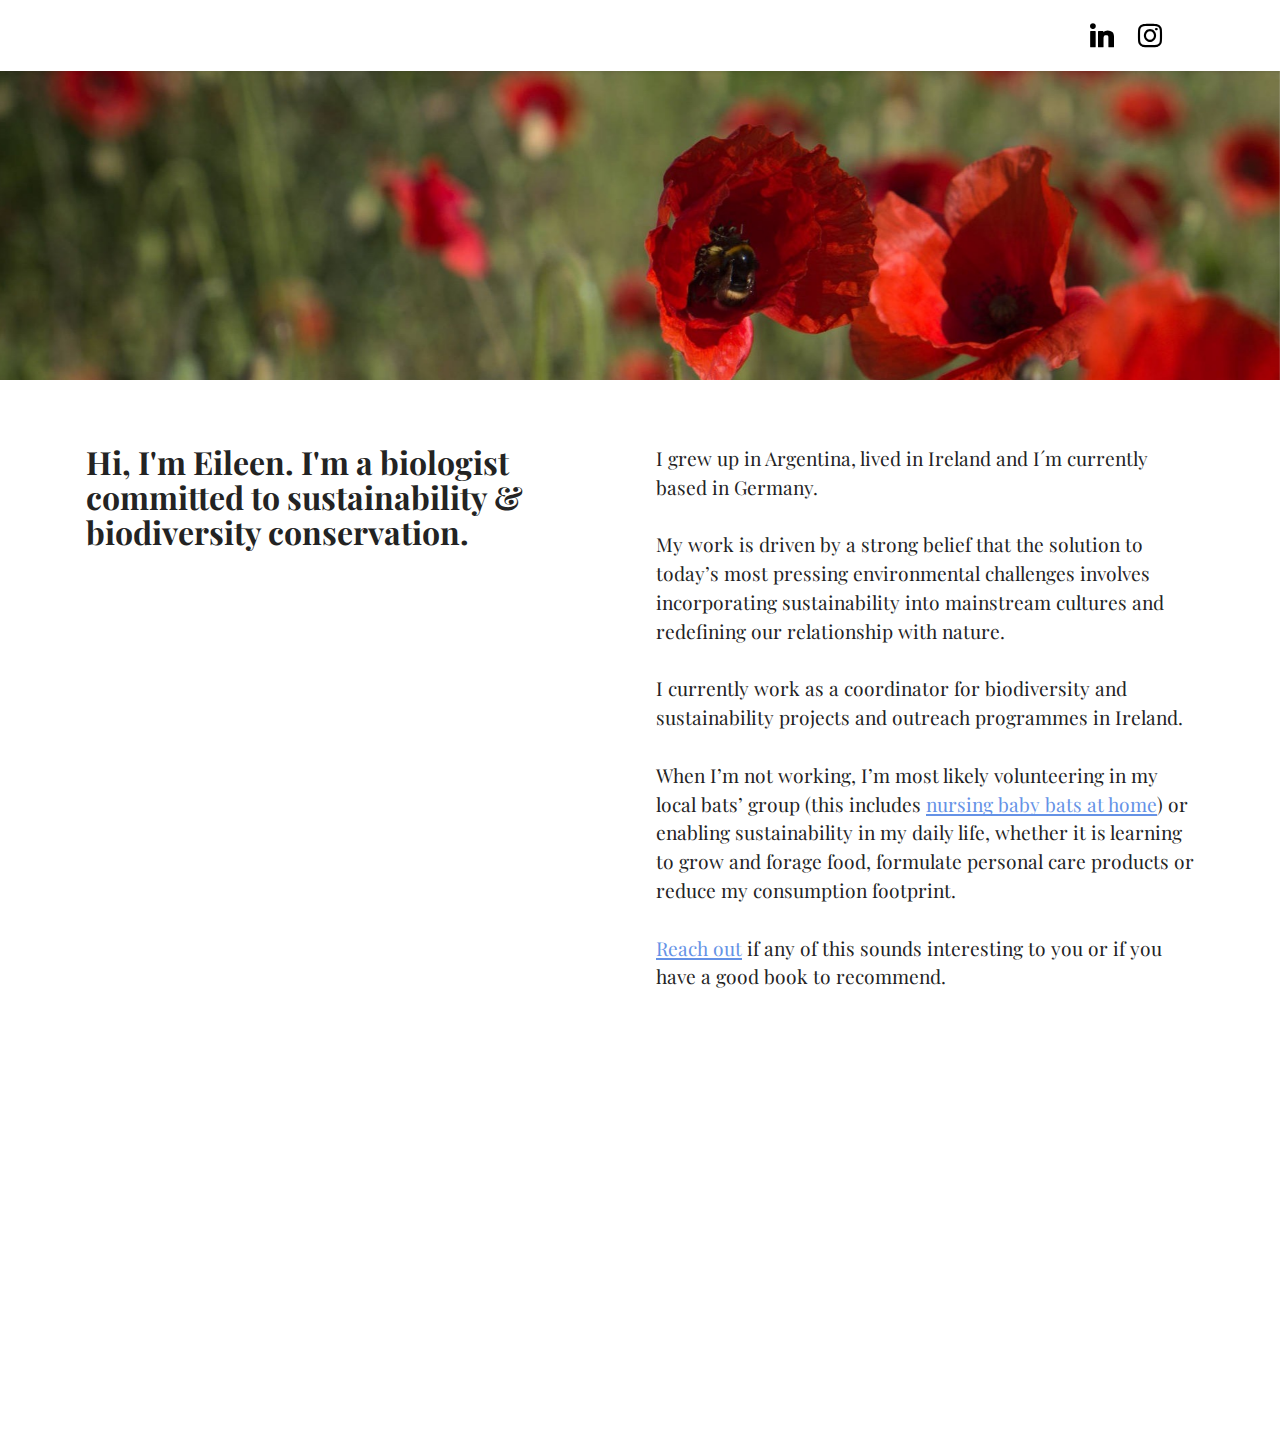
<file: index.html>
<!DOCTYPE html>
<html  >
<head>
  <!-- Site made with Mobirise Website Builder v5.6.13, https://mobirise.com -->
  <meta charset="UTF-8">
  <meta http-equiv="X-UA-Compatible" content="IE=edge">
  <meta name="generator" content="Mobirise v5.6.13, mobirise.com">
  <meta name="twitter:card" content="summary_large_image"/>
  <meta name="twitter:image:src" content="">
  <meta property="og:image" content="">
  <meta name="twitter:title" content="Eileen Elli Ronayne | Sustainability & Biodiversity Conservation">
  <meta name="viewport" content="width=device-width, initial-scale=1, minimum-scale=1">
  <link rel="shortcut icon" href="assets/images/favicon-128x128.png" type="image/x-icon">
  <meta name="description" content="Hi, I'm Eileen. I'm a biologist committed to 
sustainability & biodiversity conservation.">
  
  
  <title>Eileen Elli Ronayne | Sustainability & Biodiversity Conservation</title>
  <link rel="stylesheet" href="assets/bootstrap/css/bootstrap.min.css">
  <link rel="stylesheet" href="assets/bootstrap/css/bootstrap-grid.min.css">
  <link rel="stylesheet" href="assets/bootstrap/css/bootstrap-reboot.min.css">
  <link rel="stylesheet" href="assets/parallax/jarallax.css">
  <link rel="stylesheet" href="assets/animatecss/animate.css">
  <link rel="stylesheet" href="assets/dropdown/css/style.css">
  <link rel="stylesheet" href="assets/socicon/css/styles.css">
  <link rel="stylesheet" href="assets/theme/css/style.css">
  <link rel="preload" href="https://fonts.googleapis.com/css?family=Playfair+Display:400,500,600,700,800,900,400i,500i,600i,700i,800i,900i&display=swap" as="style" onload="this.onload=null;this.rel='stylesheet'">
  <noscript><link rel="stylesheet" href="https://fonts.googleapis.com/css?family=Playfair+Display:400,500,600,700,800,900,400i,500i,600i,700i,800i,900i&display=swap"></noscript>
  <link rel="preload" href="https://fonts.googleapis.com/css?family=Jost:100,200,300,400,500,600,700,800,900,100i,200i,300i,400i,500i,600i,700i,800i,900i&display=swap" as="style" onload="this.onload=null;this.rel='stylesheet'">
  <noscript><link rel="stylesheet" href="https://fonts.googleapis.com/css?family=Jost:100,200,300,400,500,600,700,800,900,100i,200i,300i,400i,500i,600i,700i,800i,900i&display=swap"></noscript>
  <link rel="preload" as="style" href="assets/mobirise/css/mbr-additional.css"><link rel="stylesheet" href="assets/mobirise/css/mbr-additional.css" type="text/css">
  
  
  
  
</head>
<body>
  
  <section data-bs-version="5.1" class="menu menu1 cid-sxbEd3CCxi" once="menu" id="menu1-k">
    

    <nav class="navbar navbar-dropdown navbar-fixed-top navbar-expand-lg">
        <div class="container">
            <div class="navbar-brand">
                
                
            </div>
            <button class="navbar-toggler" type="button" data-toggle="collapse" data-bs-toggle="collapse" data-target="#navbarSupportedContent" data-bs-target="#navbarSupportedContent" aria-controls="navbarNavAltMarkup" aria-expanded="false" aria-label="Toggle navigation">
                <div class="hamburger">
                    <span></span>
                    <span></span>
                    <span></span>
                    <span></span>
                </div>
            </button>
            <div class="collapse navbar-collapse" id="navbarSupportedContent">
                
                <div class="icons-menu">
                    <a class="iconfont-wrapper" href="https://www.linkedin.com/in/eileenellironayne/" target="_blank">
                        <span class="p-2 mbr-iconfont socicon-linkedin socicon"></span>
                    </a>
                    <a class="iconfont-wrapper" href="https://www.instagram.com/ellironayne/" target="_blank">
                        <span class="p-2 mbr-iconfont socicon-instagram socicon"></span>
                    </a>
                    
                    
                </div>
                
            </div>
        </div>
    </nav>
</section>

<section data-bs-version="5.1" class="header10 cid-sxbIAw6ewG mbr-parallax-background" id="header10-o">

    

    

    <div class="align-center container-fluid">
        <div class="row justify-content-center">
            <div class="col-md-12 col-lg-9">
                
                
                
                
            </div>
        </div>
    </div>
</section>

<section data-bs-version="5.1" class="content10 cid-tTHlMZ8Gls" id="content10-14">
    
    <div class="container">
        <div class="row justify-content-center">
            <div class="col-12 col-md">
                <h5 class="mbr-section-title mbr-fonts-style mb-4 display-2"><strong>Hi, I'm Eileen. I'm a biologist committed to sustainability &amp; biodiversity conservation.</strong></h5>
                
            </div>
            <div class="col-md-12 col-lg-6">
                <p class="mbr-text mbr-fonts-style display-7">I grew up in Argentina, lived in Ireland and I´m currently based in Germany.
<br>
<br>My work is driven by a strong belief that the solution to today’s most pressing environmental challenges involves incorporating sustainability into mainstream cultures and redefining our relationship with nature.
<br>
<br>I currently work as a coordinator for biodiversity and sustainability projects and outreach programmes in Ireland. 
<br>
<br>When I’m not working, I’m most likely volunteering in my local bats’ group (this includes <a href="https://www.youtube.com/watch?v=F8usQKUubBY&t=132s" class="text-primary" target="_blank">nursing baby bats at home</a>) or enabling sustainability in my daily life, whether it is learning to grow and forage food, formulate personal care products or reduce my consumption footprint.
<br>
<br><a href="mailto:eileenellironayne@protonmail.com" class="text-primary">Reach out</a> if any of this sounds interesting to you or if you have a good book to recommend.&nbsp;&nbsp;</p>
            </div>
        </div>
    </div>
</section>

<section data-bs-version="5.1" class="image3 cid-sxbR7CQ4Fn" id="image3-w">
    

    

    <div class="container">
        <div class="row justify-content-center">
            <div class="col-12 col-lg-7">
                <div class="image-wrapper">
                    <img src="assets/images/584ab2a4e583a46e8c837a32-1836x424.png" alt="Mobirise">
                    
                </div>
            </div>
        </div>
    </div>
</section><section class="display-7" style="padding: 0;align-items: center;justify-content: center;flex-wrap: wrap;    align-content: center;display: flex;position: relative;height: 4rem;"><a href="https://mobiri.se/2469163" style="flex: 1 1;height: 4rem;position: absolute;width: 100%;z-index: 1;"><img alt="" style="height: 4rem;" src="[data-uri]"></a><p style="margin: 0;text-align: center;" class="display-7">&#8204;</p><a style="z-index:1" href="https://mobirise.com"> Website Builder Software</a></section><script src="assets/bootstrap/js/bootstrap.bundle.min.js"></script>  <script src="assets/parallax/jarallax.js"></script>  <script src="assets/smoothscroll/smooth-scroll.js"></script>  <script src="assets/ytplayer/index.js"></script>  <script src="assets/dropdown/js/navbar-dropdown.js"></script>  <script src="assets/theme/js/script.js"></script>  
  
  
 <div id="scrollToTop" class="scrollToTop mbr-arrow-up"><a style="text-align: center;"><i class="mbr-arrow-up-icon mbr-arrow-up-icon-cm cm-icon cm-icon-smallarrow-up"></i></a></div>
    <input name="animation" type="hidden">
  </body>
</html>
</file>
<file: assets/parallax/jarallax.css>
.jarallax {
    position: relative;
    z-index: 0;
}
.jarallax > .jarallax-img {
    position: absolute;
    object-fit: cover;
    /* support for plugin https://github.com/bfred-it/object-fit-images */
    font-family: 'object-fit: cover;';
    top: 0;
    left: 0;
    width: 100%;
    height: 100%;
    z-index: -1;
}
</file>
<file: assets/dropdown/css/style.css>
.navbar-dropdown {
  left: 0;
  padding: 0;
  position: absolute;
  right: 0;
  top: 0;
  transition: all 0.45s ease;
  z-index: 1030;
  background: #282828; }
  .navbar-dropdown .navbar-logo {
    margin-right: 0.8rem;
    transition: margin 0.3s ease-in-out;
    vertical-align: middle; }
    .navbar-dropdown .navbar-logo img {
      height: 3.125rem;
      transition: all 0.3s ease-in-out; }
    .navbar-dropdown .navbar-logo.mbr-iconfont {
      font-size: 3.125rem;
      line-height: 3.125rem; }
  .navbar-dropdown .navbar-caption {
    font-weight: 700;
    white-space: normal;
    vertical-align: -4px;
    line-height: 3.125rem !important; }
    .navbar-dropdown .navbar-caption, .navbar-dropdown .navbar-caption:hover {
      color: inherit;
      text-decoration: none; }
  .navbar-dropdown .mbr-iconfont + .navbar-caption {
    vertical-align: -1px; }
  .navbar-dropdown.navbar-fixed-top {
    position: fixed; }
  .navbar-dropdown .navbar-brand span {
    vertical-align: -4px; }
  .navbar-dropdown.bg-color.transparent {
    background: none; }
  .navbar-dropdown.navbar-short .navbar-brand {
    padding: 0.625rem 0; }
    .navbar-dropdown.navbar-short .navbar-brand span {
      vertical-align: -1px; }
  .navbar-dropdown.navbar-short .navbar-caption {
    line-height: 2.375rem !important;
    vertical-align: -2px; }
  .navbar-dropdown.navbar-short .navbar-logo {
    margin-right: 0.5rem; }
    .navbar-dropdown.navbar-short .navbar-logo img {
      height: 2.375rem; }
    .navbar-dropdown.navbar-short .navbar-logo.mbr-iconfont {
      font-size: 2.375rem;
      line-height: 2.375rem; }
  .navbar-dropdown.navbar-short .mbr-table-cell {
    height: 3.625rem; }
  .navbar-dropdown .navbar-close {
    left: 0.6875rem;
    position: fixed;
    top: 0.75rem;
    z-index: 1000; }
  .navbar-dropdown .hamburger-icon {
    content: "";
    display: inline-block;
    vertical-align: middle;
    width: 16px;
    -webkit-box-shadow: 0 -6px 0 1px #282828,0 0 0 1px #282828,0 6px 0 1px #282828;
    -moz-box-shadow: 0 -6px 0 1px #282828,0 0 0 1px #282828,0 6px 0 1px #282828;
    box-shadow: 0 -6px 0 1px #282828,0 0 0 1px #282828,0 6px 0 1px #282828; }

.dropdown-menu .dropdown-toggle[data-toggle="dropdown-submenu"]::after {
  border-bottom: 0.35em solid transparent;
  border-left: 0.35em solid;
  border-right: 0;
  border-top: 0.35em solid transparent;
  margin-left: 0.3rem; }

.dropdown-menu .dropdown-item:focus {
  outline: 0; }

.nav-dropdown {
  font-size: 0.75rem;
  font-weight: 500;
  height: auto !important; }
  .nav-dropdown .nav-btn {
    padding-left: 1rem; }
  .nav-dropdown .link {
    margin: .667em 1.667em;
    font-weight: 500;
    padding: 0;
    transition: color .2s ease-in-out; }
    .nav-dropdown .link.dropdown-toggle {
      margin-right: 2.583em; }
      .nav-dropdown .link.dropdown-toggle::after {
        margin-left: .25rem;
        border-top: 0.35em solid;
        border-right: 0.35em solid transparent;
        border-left: 0.35em solid transparent;
        border-bottom: 0; }
      .nav-dropdown .link.dropdown-toggle[aria-expanded="true"] {
        margin: 0;
        padding: 0.667em 3.263em  0.667em 1.667em; }
  .nav-dropdown .link::after,
  .nav-dropdown .dropdown-item::after {
    color: inherit; }
  .nav-dropdown .btn {
    font-size: 0.75rem;
    font-weight: 700;
    letter-spacing: 0;
    margin-bottom: 0;
    padding-left: 1.25rem;
    padding-right: 1.25rem; }
  .nav-dropdown .dropdown-menu {
    border-radius: 0;
    border: 0;
    left: 0;
    margin: 0;
    padding-bottom: 1.25rem;
    padding-top: 1.25rem;
    position: relative; }
  .nav-dropdown .dropdown-submenu {
    margin-left: 0.125rem;
    top: 0; }
  .nav-dropdown .dropdown-item {
    font-weight: 500;
    line-height: 2;
    padding: 0.3846em 4.615em 0.3846em 1.5385em;
    position: relative;
    transition: color .2s ease-in-out, background-color .2s ease-in-out; }
    .nav-dropdown .dropdown-item::after {
      margin-top: -0.3077em;
      position: absolute;
      right: 1.1538em;
      top: 50%; }
    .nav-dropdown .dropdown-item:focus, .nav-dropdown .dropdown-item:hover {
      background: none; }

@media (max-width: 767px) {
  .nav-dropdown.navbar-toggleable-sm {
    bottom: 0;
    display: none;
    left: 0;
    overflow-x: hidden;
    position: fixed;
    top: 0;
    transform: translateX(-100%);
    -ms-transform: translateX(-100%);
    -webkit-transform: translateX(-100%);
    width: 18.75rem;
    z-index: 999; } }
.nav-dropdown.navbar-toggleable-xl {
  bottom: 0;
  display: none;
  left: 0;
  overflow-x: hidden;
  position: fixed;
  top: 0;
  transform: translateX(-100%);
  -ms-transform: translateX(-100%);
  -webkit-transform: translateX(-100%);
  width: 18.75rem;
  z-index: 999; }

.nav-dropdown-sm {
  display: block !important;
  overflow-x: hidden;
  overflow: auto;
  padding-top: 3.875rem; }
  .nav-dropdown-sm::after {
    content: "";
    display: block;
    height: 3rem;
    width: 100%; }
  .nav-dropdown-sm.collapse.in ~ .navbar-close {
    display: block !important; }
  .nav-dropdown-sm.collapsing, .nav-dropdown-sm.collapse.in {
    transform: translateX(0);
    -ms-transform: translateX(0);
    -webkit-transform: translateX(0);
    transition: all 0.25s ease-out;
    -webkit-transition: all 0.25s ease-out;
    background: #282828; }
  .nav-dropdown-sm.collapsing[aria-expanded="false"] {
    transform: translateX(-100%);
    -ms-transform: translateX(-100%);
    -webkit-transform: translateX(-100%); }
  .nav-dropdown-sm .nav-item {
    display: block;
    margin-left: 0 !important;
    padding-left: 0; }
  .nav-dropdown-sm .link,
  .nav-dropdown-sm .dropdown-item {
    border-top: 1px dotted rgba(255, 255, 255, 0.1);
    font-size: 0.8125rem;
    line-height: 1.6;
    margin: 0 !important;
    padding: 0.875rem 2.4rem 0.875rem 1.5625rem !important;
    position: relative;
    white-space: normal; }
    .nav-dropdown-sm .link:focus, .nav-dropdown-sm .link:hover,
    .nav-dropdown-sm .dropdown-item:focus,
    .nav-dropdown-sm .dropdown-item:hover {
      background: rgba(0, 0, 0, 0.2) !important;
      color: #c0a375; }
  .nav-dropdown-sm .nav-btn {
    position: relative;
    padding: 1.5625rem 1.5625rem 0 1.5625rem; }
    .nav-dropdown-sm .nav-btn::before {
      border-top: 1px dotted rgba(255, 255, 255, 0.1);
      content: "";
      left: 0;
      position: absolute;
      top: 0;
      width: 100%; }
    .nav-dropdown-sm .nav-btn + .nav-btn {
      padding-top: 0.625rem; }
      .nav-dropdown-sm .nav-btn + .nav-btn::before {
        display: none; }
  .nav-dropdown-sm .btn {
    padding: 0.625rem 0; }
  .nav-dropdown-sm .dropdown-toggle[data-toggle="dropdown-submenu"]::after {
    margin-left: .25rem;
    border-top: 0.35em solid;
    border-right: 0.35em solid transparent;
    border-left: 0.35em solid transparent;
    border-bottom: 0; }
  .nav-dropdown-sm .dropdown-toggle[data-toggle="dropdown-submenu"][aria-expanded="true"]::after {
    border-top: 0;
    border-right: 0.35em solid transparent;
    border-left: 0.35em solid transparent;
    border-bottom: 0.35em solid; }
  .nav-dropdown-sm .dropdown-menu {
    margin: 0;
    padding: 0;
    position: relative;
    top: 0;
    left: 0;
    width: 100%;
    border: 0;
    float: none;
    border-radius: 0;
    background: none; }
  .nav-dropdown-sm .dropdown-submenu {
    left: 100%;
    margin-left: 0.125rem;
    margin-top: -1.25rem;
    top: 0; }

.navbar-toggleable-sm .nav-dropdown .dropdown-menu {
  position: absolute; }

.navbar-toggleable-sm .nav-dropdown .dropdown-submenu {
  left: 100%;
  margin-left: 0.125rem;
  margin-top: -1.25rem;
  top: 0; }

.navbar-toggleable-sm.opened .nav-dropdown .dropdown-menu {
  position: relative; }

.navbar-toggleable-sm.opened .nav-dropdown .dropdown-submenu {
  left: 0;
  margin-left: 00rem;
  margin-top: 0rem;
  top: 0; }

.is-builder .nav-dropdown.collapsing {
  transition: none !important; }
</file>
<file: assets/socicon/css/styles.css>
@charset "UTF-8";

@font-face {
  font-family: 'Socicon';
  src:  url('../fonts/socicon.eot');
  src:  url('../fonts/socicon.eot?#iefix') format('embedded-opentype'),
    url('../fonts/socicon.woff2') format('woff2'),
    url('../fonts/socicon.ttf') format('truetype'),
    url('../fonts/socicon.woff') format('woff'),
    url('../fonts/socicon.svg#socicon') format('svg');
  font-weight: normal;
  font-style: normal;
  font-display: swap;
}

[data-icon]:before {
  font-family: "socicon" !important;
  content: attr(data-icon);
  font-style: normal !important;
  font-weight: normal !important;
  font-variant: normal !important;
  text-transform: none !important;
  speak: none;
  line-height: 1;
  -webkit-font-smoothing: antialiased;
  -moz-osx-font-smoothing: grayscale;
}

[class^="socicon-"], [class*=" socicon-"] {
  /* use !important to prevent issues with browser extensions that change fonts */
  font-family: 'Socicon' !important;
  speak: none;
  font-style: normal;
  font-weight: normal;
  font-variant: normal;
  text-transform: none;
  line-height: 1;

  /* Better Font Rendering =========== */
  -webkit-font-smoothing: antialiased;
  -moz-osx-font-smoothing: grayscale;
}

.socicon-eitaa:before {
  content: "\e97c";
}
.socicon-soroush:before {
  content: "\e97d";
}
.socicon-bale:before {
  content: "\e97e";
}
.socicon-zazzle:before {
  content: "\e97b";
}
.socicon-society6:before {
  content: "\e97a";
}
.socicon-redbubble:before {
  content: "\e979";
}
.socicon-avvo:before {
  content: "\e978";
}
.socicon-stitcher:before {
  content: "\e977";
}
.socicon-googlehangouts:before {
  content: "\e974";
}
.socicon-dlive:before {
  content: "\e975";
}
.socicon-vsco:before {
  content: "\e976";
}
.socicon-flipboard:before {
  content: "\e973";
}
.socicon-ubuntu:before {
  content: "\e958";
}
.socicon-artstation:before {
  content: "\e959";
}
.socicon-invision:before {
  content: "\e95a";
}
.socicon-torial:before {
  content: "\e95b";
}
.socicon-collectorz:before {
  content: "\e95c";
}
.socicon-seenthis:before {
  content: "\e95d";
}
.socicon-googleplaymusic:before {
  content: "\e95e";
}
.socicon-debian:before {
  content: "\e95f";
}
.socicon-filmfreeway:before {
  content: "\e960";
}
.socicon-gnome:before {
  content: "\e961";
}
.socicon-itchio:before {
  content: "\e962";
}
.socicon-jamendo:before {
  content: "\e963";
}
.socicon-mix:before {
  content: "\e964";
}
.socicon-sharepoint:before {
  content: "\e965";
}
.socicon-tinder:before {
  content: "\e966";
}
.socicon-windguru:before {
  content: "\e967";
}
.socicon-cdbaby:before {
  content: "\e968";
}
.socicon-elementaryos:before {
  content: "\e969";
}
.socicon-stage32:before {
  content: "\e96a";
}
.socicon-tiktok:before {
  content: "\e96b";
}
.socicon-gitter:before {
  content: "\e96c";
}
.socicon-letterboxd:before {
  content: "\e96d";
}
.socicon-threema:before {
  content: "\e96e";
}
.socicon-splice:before {
  content: "\e96f";
}
.socicon-metapop:before {
  content: "\e970";
}
.socicon-naver:before {
  content: "\e971";
}
.socicon-remote:before {
  content: "\e972";
}
.socicon-internet:before {
  content: "\e957";
}
.socicon-moddb:before {
  content: "\e94b";
}
.socicon-indiedb:before {
  content: "\e94c";
}
.socicon-traxsource:before {
  content: "\e94d";
}
.socicon-gamefor:before {
  content: "\e94e";
}
.socicon-pixiv:before {
  content: "\e94f";
}
.socicon-myanimelist:before {
  content: "\e950";
}
.socicon-blackberry:before {
  content: "\e951";
}
.socicon-wickr:before {
  content: "\e952";
}
.socicon-spip:before {
  content: "\e953";
}
.socicon-napster:before {
  content: "\e954";
}
.socicon-beatport:before {
  content: "\e955";
}
.socicon-hackerone:before {
  content: "\e956";
}
.socicon-hackernews:before {
  content: "\e946";
}
.socicon-smashwords:before {
  content: "\e947";
}
.socicon-kobo:before {
  content: "\e948";
}
.socicon-bookbub:before {
  content: "\e949";
}
.socicon-mailru:before {
  content: "\e94a";
}
.socicon-gitlab:before {
  content: "\e945";
}
.socicon-instructables:before {
  content: "\e944";
}
.socicon-portfolio:before {
  content: "\e943";
}
.socicon-codered:before {
  content: "\e940";
}
.socicon-origin:before {
  content: "\e941";
}
.socicon-nextdoor:before {
  content: "\e942";
}
.socicon-udemy:before {
  content: "\e93f";
}
.socicon-livemaster:before {
  content: "\e93e";
}
.socicon-crunchbase:before {
  content: "\e93b";
}
.socicon-homefy:before {
  content: "\e93c";
}
.socicon-calendly:before {
  content: "\e93d";
}
.socicon-realtor:before {
  content: "\e90f";
}
.socicon-tidal:before {
  content: "\e910";
}
.socicon-qobuz:before {
  content: "\e911";
}
.socicon-natgeo:before {
  content: "\e912";
}
.socicon-mastodon:before {
  content: "\e913";
}
.socicon-unsplash:before {
  content: "\e914";
}
.socicon-homeadvisor:before {
  content: "\e915";
}
.socicon-angieslist:before {
  content: "\e916";
}
.socicon-codepen:before {
  content: "\e917";
}
.socicon-slack:before {
  content: "\e918";
}
.socicon-openaigym:before {
  content: "\e919";
}
.socicon-logmein:before {
  content: "\e91a";
}
.socicon-fiverr:before {
  content: "\e91b";
}
.socicon-gotomeeting:before {
  content: "\e91c";
}
.socicon-aliexpress:before {
  content: "\e91d";
}
.socicon-guru:before {
  content: "\e91e";
}
.socicon-appstore:before {
  content: "\e91f";
}
.socicon-homes:before {
  content: "\e920";
}
.socicon-zoom:before {
  content: "\e921";
}
.socicon-alibaba:before {
  content: "\e922";
}
.socicon-craigslist:before {
  content: "\e923";
}
.socicon-wix:before {
  content: "\e924";
}
.socicon-redfin:before {
  content: "\e925";
}
.socicon-googlecalendar:before {
  content: "\e926";
}
.socicon-shopify:before {
  content: "\e927";
}
.socicon-freelancer:before {
  content: "\e928";
}
.socicon-seedrs:before {
  content: "\e929";
}
.socicon-bing:before {
  content: "\e92a";
}
.socicon-doodle:before {
  content: "\e92b";
}
.socicon-bonanza:before {
  content: "\e92c";
}
.socicon-squarespace:before {
  content: "\e92d";
}
.socicon-toptal:before {
  content: "\e92e";
}
.socicon-gust:before {
  content: "\e92f";
}
.socicon-ask:before {
  content: "\e930";
}
.socicon-trulia:before {
  content: "\e931";
}
.socicon-loomly:before {
  content: "\e932";
}
.socicon-ghost:before {
  content: "\e933";
}
.socicon-upwork:before {
  content: "\e934";
}
.socicon-fundable:before {
  content: "\e935";
}
.socicon-booking:before {
  content: "\e936";
}
.socicon-googlemaps:before {
  content: "\e937";
}
.socicon-zillow:before {
  content: "\e938";
}
.socicon-niconico:before {
  content: "\e939";
}
.socicon-toneden:before {
  content: "\e93a";
}
.socicon-augment:before {
  content: "\e908";
}
.socicon-bitbucket:before {
  content: "\e909";
}
.socicon-fyuse:before {
  content: "\e90a";
}
.socicon-yt-gaming:before {
  content: "\e90b";
}
.socicon-sketchfab:before {
  content: "\e90c";
}
.socicon-mobcrush:before {
  content: "\e90d";
}
.socicon-microsoft:before {
  content: "\e90e";
}
.socicon-pandora:before {
  content: "\e907";
}
.socicon-messenger:before {
  content: "\e906";
}
.socicon-gamewisp:before {
  content: "\e905";
}
.socicon-bloglovin:before {
  content: "\e904";
}
.socicon-tunein:before {
  content: "\e903";
}
.socicon-gamejolt:before {
  content: "\e901";
}
.socicon-trello:before {
  content: "\e902";
}
.socicon-spreadshirt:before {
  content: "\e900";
}
.socicon-500px:before {
  content: "\e000";
}
.socicon-8tracks:before {
  content: "\e001";
}
.socicon-airbnb:before {
  content: "\e002";
}
.socicon-alliance:before {
  content: "\e003";
}
.socicon-amazon:before {
  content: "\e004";
}
.socicon-amplement:before {
  content: "\e005";
}
.socicon-android:before {
  content: "\e006";
}
.socicon-angellist:before {
  content: "\e007";
}
.socicon-apple:before {
  content: "\e008";
}
.socicon-appnet:before {
  content: "\e009";
}
.socicon-baidu:before {
  content: "\e00a";
}
.socicon-bandcamp:before {
  content: "\e00b";
}
.socicon-battlenet:before {
  content: "\e00c";
}
.socicon-mixer:before {
  content: "\e00d";
}
.socicon-bebee:before {
  content: "\e00e";
}
.socicon-bebo:before {
  content: "\e00f";
}
.socicon-behance:before {
  content: "\e010";
}
.socicon-blizzard:before {
  content: "\e011";
}
.socicon-blogger:before {
  content: "\e012";
}
.socicon-buffer:before {
  content: "\e013";
}
.socicon-chrome:before {
  content: "\e014";
}
.socicon-coderwall:before {
  content: "\e015";
}
.socicon-curse:before {
  content: "\e016";
}
.socicon-dailymotion:before {
  content: "\e017";
}
.socicon-deezer:before {
  content: "\e018";
}
.socicon-delicious:before {
  content: "\e019";
}
.socicon-deviantart:before {
  content: "\e01a";
}
.socicon-diablo:before {
  content: "\e01b";
}
.socicon-digg:before {
  content: "\e01c";
}
.socicon-discord:before {
  content: "\e01d";
}
.socicon-disqus:before {
  content: "\e01e";
}
.socicon-douban:before {
  content: "\e01f";
}
.socicon-draugiem:before {
  content: "\e020";
}
.socicon-dribbble:before {
  content: "\e021";
}
.socicon-drupal:before {
  content: "\e022";
}
.socicon-ebay:before {
  content: "\e023";
}
.socicon-ello:before {
  content: "\e024";
}
.socicon-endomodo:before {
  content: "\e025";
}
.socicon-envato:before {
  content: "\e026";
}
.socicon-etsy:before {
  content: "\e027";
}
.socicon-facebook:before {
  content: "\e028";
}
.socicon-feedburner:before {
  content: "\e029";
}
.socicon-filmweb:before {
  content: "\e02a";
}
.socicon-firefox:before {
  content: "\e02b";
}
.socicon-flattr:before {
  content: "\e02c";
}
.socicon-flickr:before {
  content: "\e02d";
}
.socicon-formulr:before {
  content: "\e02e";
}
.socicon-forrst:before {
  content: "\e02f";
}
.socicon-foursquare:before {
  content: "\e030";
}
.socicon-friendfeed:before {
  content: "\e031";
}
.socicon-github:before {
  content: "\e032";
}
.socicon-goodreads:before {
  content: "\e033";
}
.socicon-google:before {
  content: "\e034";
}
.socicon-googlescholar:before {
  content: "\e035";
}
.socicon-googlegroups:before {
  content: "\e036";
}
.socicon-googlephotos:before {
  content: "\e037";
}
.socicon-googleplus:before {
  content: "\e038";
}
.socicon-grooveshark:before {
  content: "\e039";
}
.socicon-hackerrank:before {
  content: "\e03a";
}
.socicon-hearthstone:before {
  content: "\e03b";
}
.socicon-hellocoton:before {
  content: "\e03c";
}
.socicon-heroes:before {
  content: "\e03d";
}
.socicon-smashcast:before {
  content: "\e03e";
}
.socicon-horde:before {
  content: "\e03f";
}
.socicon-houzz:before {
  content: "\e040";
}
.socicon-icq:before {
  content: "\e041";
}
.socicon-identica:before {
  content: "\e042";
}
.socicon-imdb:before {
  content: "\e043";
}
.socicon-instagram:before {
  content: "\e044";
}
.socicon-issuu:before {
  content: "\e045";
}
.socicon-istock:before {
  content: "\e046";
}
.socicon-itunes:before {
  content: "\e047";
}
.socicon-keybase:before {
  content: "\e048";
}
.socicon-lanyrd:before {
  content: "\e049";
}
.socicon-lastfm:before {
  content: "\e04a";
}
.socicon-line:before {
  content: "\e04b";
}
.socicon-linkedin:before {
  content: "\e04c";
}
.socicon-livejournal:before {
  content: "\e04d";
}
.socicon-lyft:before {
  content: "\e04e";
}
.socicon-macos:before {
  content: "\e04f";
}
.socicon-mail:before {
  content: "\e050";
}
.socicon-medium:before {
  content: "\e051";
}
.socicon-meetup:before {
  content: "\e052";
}
.socicon-mixcloud:before {
  content: "\e053";
}
.socicon-modelmayhem:before {
  content: "\e054";
}
.socicon-mumble:before {
  content: "\e055";
}
.socicon-myspace:before {
  content: "\e056";
}
.socicon-newsvine:before {
  content: "\e057";
}
.socicon-nintendo:before {
  content: "\e058";
}
.socicon-npm:before {
  content: "\e059";
}
.socicon-odnoklassniki:before {
  content: "\e05a";
}
.socicon-openid:before {
  content: "\e05b";
}
.socicon-opera:before {
  content: "\e05c";
}
.socicon-outlook:before {
  content: "\e05d";
}
.socicon-overwatch:before {
  content: "\e05e";
}
.socicon-patreon:before {
  content: "\e05f";
}
.socicon-paypal:before {
  content: "\e060";
}
.socicon-periscope:before {
  content: "\e061";
}
.socicon-persona:before {
  content: "\e062";
}
.socicon-pinterest:before {
  content: "\e063";
}
.socicon-play:before {
  content: "\e064";
}
.socicon-player:before {
  content: "\e065";
}
.socicon-playstation:before {
  content: "\e066";
}
.socicon-pocket:before {
  content: "\e067";
}
.socicon-qq:before {
  content: "\e068";
}
.socicon-quora:before {
  content: "\e069";
}
.socicon-raidcall:before {
  content: "\e06a";
}
.socicon-ravelry:before {
  content: "\e06b";
}
.socicon-reddit:before {
  content: "\e06c";
}
.socicon-renren:before {
  content: "\e06d";
}
.socicon-researchgate:before {
  content: "\e06e";
}
.socicon-residentadvisor:before {
  content: "\e06f";
}
.socicon-reverbnation:before {
  content: "\e070";
}
.socicon-rss:before {
  content: "\e071";
}
.socicon-sharethis:before {
  content: "\e072";
}
.socicon-skype:before {
  content: "\e073";
}
.socicon-slideshare:before {
  content: "\e074";
}
.socicon-smugmug:before {
  content: "\e075";
}
.socicon-snapchat:before {
  content: "\e076";
}
.socicon-songkick:before {
  content: "\e077";
}
.socicon-soundcloud:before {
  content: "\e078";
}
.socicon-spotify:before {
  content: "\e079";
}
.socicon-stackexchange:before {
  content: "\e07a";
}
.socicon-stackoverflow:before {
  content: "\e07b";
}
.socicon-starcraft:before {
  content: "\e07c";
}
.socicon-stayfriends:before {
  content: "\e07d";
}
.socicon-steam:before {
  content: "\e07e";
}
.socicon-storehouse:before {
  content: "\e07f";
}
.socicon-strava:before {
  content: "\e080";
}
.socicon-streamjar:before {
  content: "\e081";
}
.socicon-stumbleupon:before {
  content: "\e082";
}
.socicon-swarm:before {
  content: "\e083";
}
.socicon-teamspeak:before {
  content: "\e084";
}
.socicon-teamviewer:before {
  content: "\e085";
}
.socicon-technorati:before {
  content: "\e086";
}
.socicon-telegram:before {
  content: "\e087";
}
.socicon-tripadvisor:before {
  content: "\e088";
}
.socicon-tripit:before {
  content: "\e089";
}
.socicon-triplej:before {
  content: "\e08a";
}
.socicon-tumblr:before {
  content: "\e08b";
}
.socicon-twitch:before {
  content: "\e08c";
}
.socicon-twitter:before {
  content: "\e08d";
}
.socicon-uber:before {
  content: "\e08e";
}
.socicon-ventrilo:before {
  content: "\e08f";
}
.socicon-viadeo:before {
  content: "\e090";
}
.socicon-viber:before {
  content: "\e091";
}
.socicon-viewbug:before {
  content: "\e092";
}
.socicon-vimeo:before {
  content: "\e093";
}
.socicon-vine:before {
  content: "\e094";
}
.socicon-vkontakte:before {
  content: "\e095";
}
.socicon-warcraft:before {
  content: "\e096";
}
.socicon-wechat:before {
  content: "\e097";
}
.socicon-weibo:before {
  content: "\e098";
}
.socicon-whatsapp:before {
  content: "\e099";
}
.socicon-wikipedia:before {
  content: "\e09a";
}
.socicon-windows:before {
  content: "\e09b";
}
.socicon-wordpress:before {
  content: "\e09c";
}
.socicon-wykop:before {
  content: "\e09d";
}
.socicon-xbox:before {
  content: "\e09e";
}
.socicon-xing:before {
  content: "\e09f";
}
.socicon-yahoo:before {
  content: "\e0a0";
}
.socicon-yammer:before {
  content: "\e0a1";
}
.socicon-yandex:before {
  content: "\e0a2";
}
.socicon-yelp:before {
  content: "\e0a3";
}
.socicon-younow:before {
  content: "\e0a4";
}
.socicon-youtube:before {
  content: "\e0a5";
}
.socicon-zapier:before {
  content: "\e0a6";
}
.socicon-zerply:before {
  content: "\e0a7";
}
.socicon-zomato:before {
  content: "\e0a8";
}
.socicon-zynga:before {
  content: "\e0a9";
}
</file>
<file: assets/theme/css/style.css>
@charset "UTF-8";
section {
  background-color: #ffffff;
}

body {
  font-style: normal;
  line-height: 1.5;
  font-weight: 400;
  color: #232323;
  position: relative;
}

button {
  background-color: transparent;
  border-color: transparent;
}

section,
.container,
.container-fluid {
  position: relative;
  word-wrap: break-word;
}

a.mbr-iconfont:hover {
  text-decoration: none;
}

.article .lead p,
.article .lead ul,
.article .lead ol,
.article .lead pre,
.article .lead blockquote {
  margin-bottom: 0;
}

a {
  font-style: normal;
  font-weight: 400;
  cursor: pointer;
}
a, a:hover {
  text-decoration: none;
}

.mbr-section-title {
  font-style: normal;
  line-height: 1.3;
}

.mbr-section-subtitle {
  line-height: 1.3;
}

.mbr-text {
  font-style: normal;
  line-height: 1.7;
}

h1,
h2,
h3,
h4,
h5,
h6,
.display-1,
.display-2,
.display-4,
.display-5,
.display-7,
span,
p,
a {
  line-height: 1;
  word-break: break-word;
  word-wrap: break-word;
  font-weight: 400;
}

b,
strong {
  font-weight: bold;
}

input:-webkit-autofill, input:-webkit-autofill:hover, input:-webkit-autofill:focus, input:-webkit-autofill:active {
  transition-delay: 9999s;
  -webkit-transition-property: background-color, color;
  transition-property: background-color, color;
}

textarea[type=hidden] {
  display: none;
}

section {
  background-position: 50% 50%;
  background-repeat: no-repeat;
  background-size: cover;
}
section .mbr-background-video,
section .mbr-background-video-preview {
  position: absolute;
  bottom: 0;
  left: 0;
  right: 0;
  top: 0;
}

.hidden {
  visibility: hidden;
}

.mbr-z-index20 {
  z-index: 20;
}

/*! Base colors */
.mbr-white {
  color: #ffffff;
}

.mbr-black {
  color: #111111;
}

.mbr-bg-white {
  background-color: #ffffff;
}

.mbr-bg-black {
  background-color: #000000;
}

/*! Text-aligns */
.align-left {
  text-align: left;
}

.align-center {
  text-align: center;
}

.align-right {
  text-align: right;
}

/*! Font-weight  */
.mbr-light {
  font-weight: 300;
}

.mbr-regular {
  font-weight: 400;
}

.mbr-semibold {
  font-weight: 500;
}

.mbr-bold {
  font-weight: 700;
}

/*! Media  */
.media-content {
  flex-basis: 100%;
}

.media-container-row {
  display: flex;
  flex-direction: row;
  flex-wrap: wrap;
  justify-content: center;
  align-content: center;
  align-items: start;
}
.media-container-row .media-size-item {
  width: 400px;
}

.media-container-column {
  display: flex;
  flex-direction: column;
  flex-wrap: wrap;
  justify-content: center;
  align-content: center;
  align-items: stretch;
}
.media-container-column > * {
  width: 100%;
}

@media (min-width: 992px) {
  .media-container-row {
    flex-wrap: nowrap;
  }
}
figure {
  margin-bottom: 0;
  overflow: hidden;
}

figure[mbr-media-size] {
  transition: width 0.1s;
}

img,
iframe {
  display: block;
  width: 100%;
}

.card {
  background-color: transparent;
  border: none;
}

.card-box {
  width: 100%;
}

.card-img {
  text-align: center;
  flex-shrink: 0;
  -webkit-flex-shrink: 0;
}

.media {
  max-width: 100%;
  margin: 0 auto;
}

.mbr-figure {
  align-self: center;
}

.media-container > div {
  max-width: 100%;
}

.mbr-figure img,
.card-img img {
  width: 100%;
}

@media (max-width: 991px) {
  .media-size-item {
    width: auto !important;
  }

  .media {
    width: auto;
  }

  .mbr-figure {
    width: 100% !important;
  }
}
/*! Buttons */
.mbr-section-btn {
  margin-left: -0.6rem;
  margin-right: -0.6rem;
  font-size: 0;
}

.btn {
  font-weight: 600;
  border-width: 1px;
  font-style: normal;
  margin: 0.6rem 0.6rem;
  white-space: normal;
  transition: all 0.2s ease-in-out;
  display: inline-flex;
  align-items: center;
  justify-content: center;
  word-break: break-word;
}

.btn-sm {
  font-weight: 600;
  letter-spacing: 0px;
  transition: all 0.3s ease-in-out;
}

.btn-md {
  font-weight: 600;
  letter-spacing: 0px;
  transition: all 0.3s ease-in-out;
}

.btn-lg {
  font-weight: 600;
  letter-spacing: 0px;
  transition: all 0.3s ease-in-out;
}

.btn-form {
  margin: 0;
}
.btn-form:hover {
  cursor: pointer;
}

nav .mbr-section-btn {
  margin-left: 0rem;
  margin-right: 0rem;
}

/*! Btn icon margin */
.btn .mbr-iconfont,
.btn.btn-sm .mbr-iconfont {
  order: 1;
  cursor: pointer;
  margin-left: 0.5rem;
  vertical-align: sub;
}

.btn.btn-md .mbr-iconfont,
.btn.btn-md .mbr-iconfont {
  margin-left: 0.8rem;
}

.mbr-regular {
  font-weight: 400;
}

.mbr-semibold {
  font-weight: 500;
}

.mbr-bold {
  font-weight: 700;
}

[type=submit] {
  -webkit-appearance: none;
}

/*! Full-screen */
.mbr-fullscreen .mbr-overlay {
  min-height: 100vh;
}

.mbr-fullscreen {
  display: flex;
  display: -moz-flex;
  display: -ms-flex;
  display: -o-flex;
  align-items: center;
  min-height: 100vh;
  padding-top: 3rem;
  padding-bottom: 3rem;
}

/*! Map */
.map {
  height: 25rem;
  position: relative;
}
.map iframe {
  width: 100%;
  height: 100%;
}

/*! Scroll to top arrow */
.mbr-arrow-up {
  bottom: 25px;
  right: 90px;
  position: fixed;
  text-align: right;
  z-index: 5000;
  color: #ffffff;
  font-size: 22px;
}

.mbr-arrow-up a {
  background: rgba(0, 0, 0, 0.2);
  border-radius: 50%;
  color: #fff;
  display: inline-block;
  height: 60px;
  width: 60px;
  border: 2px solid #fff;
  outline-style: none !important;
  position: relative;
  text-decoration: none;
  transition: all 0.3s ease-in-out;
  cursor: pointer;
  text-align: center;
}
.mbr-arrow-up a:hover {
  background-color: rgba(0, 0, 0, 0.4);
}
.mbr-arrow-up a i {
  line-height: 60px;
}

.mbr-arrow-up-icon {
  display: block;
  color: #fff;
}

.mbr-arrow-up-icon::before {
  content: "›";
  display: inline-block;
  font-family: serif;
  font-size: 22px;
  line-height: 1;
  font-style: normal;
  position: relative;
  top: 6px;
  left: -4px;
  transform: rotate(-90deg);
}

/*! Arrow Down */
.mbr-arrow {
  position: absolute;
  bottom: 45px;
  left: 50%;
  width: 60px;
  height: 60px;
  cursor: pointer;
  background-color: rgba(80, 80, 80, 0.5);
  border-radius: 50%;
  transform: translateX(-50%);
}
@media (max-width: 767px) {
  .mbr-arrow {
    display: none;
  }
}
.mbr-arrow > a {
  display: inline-block;
  text-decoration: none;
  outline-style: none;
  -webkit-animation: arrowdown 1.7s ease-in-out infinite;
          animation: arrowdown 1.7s ease-in-out infinite;
  color: #ffffff;
}
.mbr-arrow > a > i {
  position: absolute;
  top: -2px;
  left: 15px;
  font-size: 2rem;
}

#scrollToTop a i::before {
  content: "";
  position: absolute;
  display: block;
  border-bottom: 2.5px solid #fff;
  border-left: 2.5px solid #fff;
  width: 27.8%;
  height: 27.8%;
  left: 50%;
  top: 51%;
  transform: translateY(-30%) translateX(-50%) rotate(135deg);
}

@keyframes arrowdown {
  0% {
    transform: translateY(0px);
  }
  50% {
    transform: translateY(-5px);
  }
  100% {
    transform: translateY(0px);
  }
}
@-webkit-keyframes arrowdown {
  0% {
    transform: translateY(0px);
  }
  50% {
    transform: translateY(-5px);
  }
  100% {
    transform: translateY(0px);
  }
}
@media (max-width: 500px) {
  .mbr-arrow-up {
    left: 0;
    right: 0;
    text-align: center;
  }
}
/*Gradients animation*/
@keyframes gradient-animation {
  from {
    background-position: 0% 100%;
    -webkit-animation-timing-function: ease-in-out;
            animation-timing-function: ease-in-out;
  }
  to {
    background-position: 100% 0%;
    -webkit-animation-timing-function: ease-in-out;
            animation-timing-function: ease-in-out;
  }
}
@-webkit-keyframes gradient-animation {
  from {
    background-position: 0% 100%;
    -webkit-animation-timing-function: ease-in-out;
            animation-timing-function: ease-in-out;
  }
  to {
    background-position: 100% 0%;
    -webkit-animation-timing-function: ease-in-out;
            animation-timing-function: ease-in-out;
  }
}
.bg-gradient {
  background-size: 200% 200%;
  animation: gradient-animation 5s infinite alternate;
  -webkit-animation: gradient-animation 5s infinite alternate;
}

.menu .navbar-brand {
  display: -webkit-flex;
}
.menu .navbar-brand span {
  display: flex;
  display: -webkit-flex;
}
.menu .navbar-brand .navbar-caption-wrap {
  display: -webkit-flex;
}
.menu .navbar-brand .navbar-logo img {
  display: -webkit-flex;
  width: auto;
}
@media (min-width: 768px) and (max-width: 991px) {
  .menu .navbar-toggleable-sm .navbar-nav {
    display: -ms-flexbox;
  }
}
@media (max-width: 991px) {
  .menu .navbar-collapse {
    max-height: 93.5vh;
  }
  .menu .navbar-collapse.show {
    overflow: auto;
  }
}
@media (min-width: 992px) {
  .menu .navbar-nav.nav-dropdown {
    display: -webkit-flex;
  }
  .menu .navbar-toggleable-sm .navbar-collapse {
    display: -webkit-flex !important;
  }
  .menu .collapsed .navbar-collapse {
    max-height: 93.5vh;
  }
  .menu .collapsed .navbar-collapse.show {
    overflow: auto;
  }
}
@media (max-width: 767px) {
  .menu .navbar-collapse {
    max-height: 80vh;
  }
}

.nav-link .mbr-iconfont {
  margin-right: 0.5rem;
}

.navbar {
  display: -webkit-flex;
  -webkit-flex-wrap: wrap;
  -webkit-align-items: center;
  -webkit-justify-content: space-between;
}

.navbar-collapse {
  -webkit-flex-basis: 100%;
  -webkit-flex-grow: 1;
  -webkit-align-items: center;
}

.nav-dropdown .link {
  padding: 0.667em 1.667em !important;
  margin: 0 !important;
}

.nav {
  display: -webkit-flex;
  -webkit-flex-wrap: wrap;
}

.row {
  display: -webkit-flex;
  -webkit-flex-wrap: wrap;
}

.justify-content-center {
  -webkit-justify-content: center;
}

.form-inline {
  display: -webkit-flex;
}

.card-wrapper {
  -webkit-flex: 1;
}

.carousel-control {
  z-index: 10;
  display: -webkit-flex;
}

.carousel-controls {
  display: -webkit-flex;
}

.media {
  display: -webkit-flex;
}

.form-group:focus {
  outline: none;
}

.jq-selectbox__select {
  padding: 7px 0;
  position: relative;
}

.jq-selectbox__dropdown {
  overflow: hidden;
  border-radius: 10px;
  position: absolute;
  top: 100%;
  left: 0 !important;
  width: 100% !important;
}

.jq-selectbox__trigger-arrow {
  right: 0;
  transform: translateY(-50%);
}

.jq-selectbox li {
  padding: 1.07em 0.5em;
}

input[type=range] {
  padding-left: 0 !important;
  padding-right: 0 !important;
}

.modal-dialog,
.modal-content {
  height: 100%;
}

.modal-dialog .carousel-inner {
  height: calc(100vh - 1.75rem);
}
@media (max-width: 575px) {
  .modal-dialog .carousel-inner {
    height: calc(100vh - 1rem);
  }
}

.carousel-item {
  text-align: center;
}

.carousel-item img {
  margin: auto;
}

.navbar-toggler {
  align-self: flex-start;
  padding: 0.25rem 0.75rem;
  font-size: 1.25rem;
  line-height: 1;
  background: transparent;
  border: 1px solid transparent;
  border-radius: 0.25rem;
}

.navbar-toggler:focus,
.navbar-toggler:hover {
  text-decoration: none;
  box-shadow: none;
}

.navbar-toggler-icon {
  display: inline-block;
  width: 1.5em;
  height: 1.5em;
  vertical-align: middle;
  content: "";
  background: no-repeat center center;
  background-size: 100% 100%;
}

.navbar-toggler-left {
  position: absolute;
  left: 1rem;
}

.navbar-toggler-right {
  position: absolute;
  right: 1rem;
}

.card-img {
  width: auto;
}

.menu .navbar.collapsed:not(.beta-menu) {
  flex-direction: column;
}

.carousel-item.active,
.carousel-item-next,
.carousel-item-prev {
  display: flex;
}

.note-air-layout .dropup .dropdown-menu,
.note-air-layout .navbar-fixed-bottom .dropdown .dropdown-menu {
  bottom: initial !important;
}

html,
body {
  height: auto;
  min-height: 100vh;
}

.dropup .dropdown-toggle::after {
  display: none;
}

.form-asterisk {
  font-family: initial;
  position: absolute;
  top: -2px;
  font-weight: normal;
}

.form-control-label {
  position: relative;
  cursor: pointer;
  margin-bottom: 0.357em;
  padding: 0;
}

.alert {
  color: #ffffff;
  border-radius: 0;
  border: 0;
  font-size: 1.1rem;
  line-height: 1.5;
  margin-bottom: 1.875rem;
  padding: 1.25rem;
  position: relative;
  text-align: center;
}
.alert.alert-form::after {
  background-color: inherit;
  bottom: -7px;
  content: "";
  display: block;
  height: 14px;
  left: 50%;
  margin-left: -7px;
  position: absolute;
  transform: rotate(45deg);
  width: 14px;
}

.form-control {
  background-color: #ffffff;
  background-clip: border-box;
  color: #232323;
  line-height: 1rem !important;
  height: auto;
  padding: 0.6rem 1.2rem;
  transition: border-color 0.25s ease 0s;
  border: 1px solid transparent !important;
  border-radius: 4px;
  box-shadow: rgba(0, 0, 0, 0.07) 0px 1px 1px 0px, rgba(0, 0, 0, 0.07) 0px 1px 3px 0px, rgba(0, 0, 0, 0.03) 0px 0px 0px 1px;
}
.form-active .form-control:invalid {
  border-color: red;
}

form .row {
  margin-left: -0.6rem;
  margin-right: -0.6rem;
}
form .row [class*=col] {
  padding-left: 0.6rem;
  padding-right: 0.6rem;
}

form .mbr-section-btn {
  margin: 0;
  padding-left: 0.6rem;
  padding-right: 0.6rem;
}

form .btn {
  display: flex;
  padding: 0.6rem 1.2rem;
  margin: 0;
}

form .form-check-input {
  margin-top: 0.5;
}

textarea.form-control {
  line-height: 1.5rem !important;
}

.form-group {
  margin-bottom: 1.2rem;
}

.form-control,
form .btn {
  min-height: 48px;
}

.gdpr-block label span.textGDPR input[name=gdpr] {
  top: 7px;
}

.form-control:focus {
  box-shadow: none;
}

:focus {
  outline: none;
}

.mbr-overlay {
  background-color: #000;
  bottom: 0;
  left: 0;
  opacity: 0.5;
  position: absolute;
  right: 0;
  top: 0;
  z-index: 0;
  pointer-events: none;
}

blockquote {
  font-style: italic;
  padding: 3rem;
  font-size: 1.09rem;
  position: relative;
  border-left: 3px solid;
}

ul,
ol,
pre,
blockquote {
  margin-bottom: 2.3125rem;
}

.mt-4 {
  margin-top: 2rem !important;
}

.mb-4 {
  margin-bottom: 2rem !important;
}

@media (min-width: 992px) {
  .container {
    padding-left: 16px;
    padding-right: 16px;
  }

  .row {
    margin-left: -16px;
    margin-right: -16px;
  }
  .row > [class*=col] {
    padding-left: 16px;
    padding-right: 16px;
  }
}
@media (min-width: 768px) {
  .container-fluid {
    padding-left: 32px;
    padding-right: 32px;
  }
}
@media (min-width: 768px) and (max-width: 991px) {
  .mbr-container {
    padding-left: 32px;
    padding-right: 32px;
  }
}
@media (max-width: 767px) {
  .mbr-container {
    padding-left: 16px;
    padding-right: 16px;
  }
}
.card-wrapper,
.item-wrapper {
  overflow: hidden;
}

.app-video-wrapper > img {
  opacity: 1;
}

.item {
  position: relative;
}

.dropdown-menu .dropdown-menu {
  left: 100%;
}

.dropdown-item + .dropdown-menu {
  display: none;
}

.dropdown-item:hover + .dropdown-menu,
.dropdown-menu:hover {
  display: block;
}

@media (min-aspect-ratio: 16/9) {
  .mbr-video-foreground {
    height: 300% !important;
    top: -100% !important;
  }
}
@media (max-aspect-ratio: 16/9) {
  .mbr-video-foreground {
    width: 300% !important;
    left: -100% !important;
  }
}.engine {
	position: absolute;
	text-indent: -2400px;
	text-align: center;
	padding: 0;
	top: 0;
	left: -2400px;
}
</file>
<file: assets/mobirise/css/mbr-additional.css>
body {
  font-family: Jost;
}
.display-1 {
  font-family: 'Playfair Display', serif;
  font-size: 2rem;
  line-height: 1.1;
}
.display-1 > .mbr-iconfont {
  font-size: 2.5rem;
}
.display-2 {
  font-family: 'Playfair Display', serif;
  font-size: 2rem;
  line-height: 1.1;
}
.display-2 > .mbr-iconfont {
  font-size: 2.5rem;
}
.display-4 {
  font-family: 'Playfair Display', serif;
  font-size: 1.2rem;
  line-height: 1.5;
}
.display-4 > .mbr-iconfont {
  font-size: 1.5rem;
}
.display-5 {
  font-family: 'Jost', sans-serif;
  font-size: 1.8rem;
  line-height: 1.5;
}
.display-5 > .mbr-iconfont {
  font-size: 2.25rem;
}
.display-7 {
  font-family: 'Playfair Display', serif;
  font-size: 1.2rem;
  line-height: 1.5;
}
.display-7 > .mbr-iconfont {
  font-size: 1.5rem;
}
/* ---- Fluid typography for mobile devices ---- */
/* 1.4 - font scale ratio ( bootstrap == 1.42857 ) */
/* 100vw - current viewport width */
/* (48 - 20)  48 == 48rem == 768px, 20 == 20rem == 320px(minimal supported viewport) */
/* 0.65 - min scale variable, may vary */
@media (max-width: 992px) {
  .display-1 {
    font-size: 1.6rem;
  }
}
@media (max-width: 768px) {
  .display-1 {
    font-size: 1.4rem;
    font-size: calc( 1.35rem + (2 - 1.35) * ((100vw - 20rem) / (48 - 20)));
    line-height: calc( 1.1 * (1.35rem + (2 - 1.35) * ((100vw - 20rem) / (48 - 20))));
  }
  .display-2 {
    font-size: 1.6rem;
    font-size: calc( 1.35rem + (2 - 1.35) * ((100vw - 20rem) / (48 - 20)));
    line-height: calc( 1.3 * (1.35rem + (2 - 1.35) * ((100vw - 20rem) / (48 - 20))));
  }
  .display-4 {
    font-size: 0.96rem;
    font-size: calc( 1.07rem + (1.2 - 1.07) * ((100vw - 20rem) / (48 - 20)));
    line-height: calc( 1.4 * (1.07rem + (1.2 - 1.07) * ((100vw - 20rem) / (48 - 20))));
  }
  .display-5 {
    font-size: 1.44rem;
    font-size: calc( 1.28rem + (1.8 - 1.28) * ((100vw - 20rem) / (48 - 20)));
    line-height: calc( 1.4 * (1.28rem + (1.8 - 1.28) * ((100vw - 20rem) / (48 - 20))));
  }
  .display-7 {
    font-size: 0.96rem;
    font-size: calc( 1.07rem + (1.2 - 1.07) * ((100vw - 20rem) / (48 - 20)));
    line-height: calc( 1.4 * (1.07rem + (1.2 - 1.07) * ((100vw - 20rem) / (48 - 20))));
  }
}
/* Buttons */
.btn {
  padding: 0.6rem 1.2rem;
  border-radius: 4px;
}
.btn-sm {
  padding: 0.6rem 1.2rem;
  border-radius: 4px;
}
.btn-md {
  padding: 0.6rem 1.2rem;
  border-radius: 4px;
}
.btn-lg {
  padding: 1rem 2.6rem;
  border-radius: 4px;
}
.bg-primary {
  background-color: #6592e6 !important;
}
.bg-success {
  background-color: #40b0bf !important;
}
.bg-info {
  background-color: #47b5ed !important;
}
.bg-warning {
  background-color: #ffe161 !important;
}
.bg-danger {
  background-color: #ff9966 !important;
}
.btn-primary,
.btn-primary:active {
  background-color: #6592e6 !important;
  border-color: #6592e6 !important;
  color: #ffffff !important;
  box-shadow: 0 2px 2px 0 rgba(0, 0, 0, 0.2);
}
.btn-primary:hover,
.btn-primary:focus,
.btn-primary.focus,
.btn-primary.active {
  color: #ffffff !important;
  background-color: #2260d2 !important;
  border-color: #2260d2 !important;
  box-shadow: 0 2px 5px 0 rgba(0, 0, 0, 0.2);
}
.btn-primary.disabled,
.btn-primary:disabled {
  color: #ffffff !important;
  background-color: #2260d2 !important;
  border-color: #2260d2 !important;
}
.btn-secondary,
.btn-secondary:active {
  background-color: #ff6666 !important;
  border-color: #ff6666 !important;
  color: #ffffff !important;
  box-shadow: 0 2px 2px 0 rgba(0, 0, 0, 0.2);
}
.btn-secondary:hover,
.btn-secondary:focus,
.btn-secondary.focus,
.btn-secondary.active {
  color: #ffffff !important;
  background-color: #ff0f0f !important;
  border-color: #ff0f0f !important;
  box-shadow: 0 2px 5px 0 rgba(0, 0, 0, 0.2);
}
.btn-secondary.disabled,
.btn-secondary:disabled {
  color: #ffffff !important;
  background-color: #ff0f0f !important;
  border-color: #ff0f0f !important;
}
.btn-info,
.btn-info:active {
  background-color: #47b5ed !important;
  border-color: #47b5ed !important;
  color: #ffffff !important;
  box-shadow: 0 2px 2px 0 rgba(0, 0, 0, 0.2);
}
.btn-info:hover,
.btn-info:focus,
.btn-info.focus,
.btn-info.active {
  color: #ffffff !important;
  background-color: #148cca !important;
  border-color: #148cca !important;
  box-shadow: 0 2px 5px 0 rgba(0, 0, 0, 0.2);
}
.btn-info.disabled,
.btn-info:disabled {
  color: #ffffff !important;
  background-color: #148cca !important;
  border-color: #148cca !important;
}
.btn-success,
.btn-success:active {
  background-color: #40b0bf !important;
  border-color: #40b0bf !important;
  color: #ffffff !important;
  box-shadow: 0 2px 2px 0 rgba(0, 0, 0, 0.2);
}
.btn-success:hover,
.btn-success:focus,
.btn-success.focus,
.btn-success.active {
  color: #ffffff !important;
  background-color: #2a747e !important;
  border-color: #2a747e !important;
  box-shadow: 0 2px 5px 0 rgba(0, 0, 0, 0.2);
}
.btn-success.disabled,
.btn-success:disabled {
  color: #ffffff !important;
  background-color: #2a747e !important;
  border-color: #2a747e !important;
}
.btn-warning,
.btn-warning:active {
  background-color: #ffe161 !important;
  border-color: #ffe161 !important;
  color: #614f00 !important;
  box-shadow: 0 2px 2px 0 rgba(0, 0, 0, 0.2);
}
.btn-warning:hover,
.btn-warning:focus,
.btn-warning.focus,
.btn-warning.active {
  color: #0a0800 !important;
  background-color: #ffd10a !important;
  border-color: #ffd10a !important;
  box-shadow: 0 2px 5px 0 rgba(0, 0, 0, 0.2);
}
.btn-warning.disabled,
.btn-warning:disabled {
  color: #614f00 !important;
  background-color: #ffd10a !important;
  border-color: #ffd10a !important;
}
.btn-danger,
.btn-danger:active {
  background-color: #ff9966 !important;
  border-color: #ff9966 !important;
  color: #ffffff !important;
  box-shadow: 0 2px 2px 0 rgba(0, 0, 0, 0.2);
}
.btn-danger:hover,
.btn-danger:focus,
.btn-danger.focus,
.btn-danger.active {
  color: #ffffff !important;
  background-color: #ff5f0f !important;
  border-color: #ff5f0f !important;
  box-shadow: 0 2px 5px 0 rgba(0, 0, 0, 0.2);
}
.btn-danger.disabled,
.btn-danger:disabled {
  color: #ffffff !important;
  background-color: #ff5f0f !important;
  border-color: #ff5f0f !important;
}
.btn-white,
.btn-white:active {
  background-color: #fafafa !important;
  border-color: #fafafa !important;
  color: #7a7a7a !important;
  box-shadow: 0 2px 2px 0 rgba(0, 0, 0, 0.2);
}
.btn-white:hover,
.btn-white:focus,
.btn-white.focus,
.btn-white.active {
  color: #4f4f4f !important;
  background-color: #cfcfcf !important;
  border-color: #cfcfcf !important;
  box-shadow: 0 2px 5px 0 rgba(0, 0, 0, 0.2);
}
.btn-white.disabled,
.btn-white:disabled {
  color: #7a7a7a !important;
  background-color: #cfcfcf !important;
  border-color: #cfcfcf !important;
}
.btn-black,
.btn-black:active {
  background-color: #232323 !important;
  border-color: #232323 !important;
  color: #ffffff !important;
  box-shadow: 0 2px 2px 0 rgba(0, 0, 0, 0.2);
}
.btn-black:hover,
.btn-black:focus,
.btn-black.focus,
.btn-black.active {
  color: #ffffff !important;
  background-color: #000000 !important;
  border-color: #000000 !important;
  box-shadow: 0 2px 5px 0 rgba(0, 0, 0, 0.2);
}
.btn-black.disabled,
.btn-black:disabled {
  color: #ffffff !important;
  background-color: #000000 !important;
  border-color: #000000 !important;
}
.btn-primary-outline,
.btn-primary-outline:active {
  background-color: transparent !important;
  border-color: transparent;
  color: #6592e6;
}
.btn-primary-outline:hover,
.btn-primary-outline:focus,
.btn-primary-outline.focus,
.btn-primary-outline.active {
  color: #2260d2 !important;
  background-color: transparent!important;
  border-color: transparent!important;
  box-shadow: none!important;
}
.btn-primary-outline.disabled,
.btn-primary-outline:disabled {
  color: #ffffff !important;
  background-color: #6592e6 !important;
  border-color: #6592e6 !important;
}
.btn-secondary-outline,
.btn-secondary-outline:active {
  background-color: transparent !important;
  border-color: transparent;
  color: #ff6666;
}
.btn-secondary-outline:hover,
.btn-secondary-outline:focus,
.btn-secondary-outline.focus,
.btn-secondary-outline.active {
  color: #ff0f0f !important;
  background-color: transparent!important;
  border-color: transparent!important;
  box-shadow: none!important;
}
.btn-secondary-outline.disabled,
.btn-secondary-outline:disabled {
  color: #ffffff !important;
  background-color: #ff6666 !important;
  border-color: #ff6666 !important;
}
.btn-info-outline,
.btn-info-outline:active {
  background-color: transparent !important;
  border-color: transparent;
  color: #47b5ed;
}
.btn-info-outline:hover,
.btn-info-outline:focus,
.btn-info-outline.focus,
.btn-info-outline.active {
  color: #148cca !important;
  background-color: transparent!important;
  border-color: transparent!important;
  box-shadow: none!important;
}
.btn-info-outline.disabled,
.btn-info-outline:disabled {
  color: #ffffff !important;
  background-color: #47b5ed !important;
  border-color: #47b5ed !important;
}
.btn-success-outline,
.btn-success-outline:active {
  background-color: transparent !important;
  border-color: transparent;
  color: #40b0bf;
}
.btn-success-outline:hover,
.btn-success-outline:focus,
.btn-success-outline.focus,
.btn-success-outline.active {
  color: #2a747e !important;
  background-color: transparent!important;
  border-color: transparent!important;
  box-shadow: none!important;
}
.btn-success-outline.disabled,
.btn-success-outline:disabled {
  color: #ffffff !important;
  background-color: #40b0bf !important;
  border-color: #40b0bf !important;
}
.btn-warning-outline,
.btn-warning-outline:active {
  background-color: transparent !important;
  border-color: transparent;
  color: #ffe161;
}
.btn-warning-outline:hover,
.btn-warning-outline:focus,
.btn-warning-outline.focus,
.btn-warning-outline.active {
  color: #ffd10a !important;
  background-color: transparent!important;
  border-color: transparent!important;
  box-shadow: none!important;
}
.btn-warning-outline.disabled,
.btn-warning-outline:disabled {
  color: #614f00 !important;
  background-color: #ffe161 !important;
  border-color: #ffe161 !important;
}
.btn-danger-outline,
.btn-danger-outline:active {
  background-color: transparent !important;
  border-color: transparent;
  color: #ff9966;
}
.btn-danger-outline:hover,
.btn-danger-outline:focus,
.btn-danger-outline.focus,
.btn-danger-outline.active {
  color: #ff5f0f !important;
  background-color: transparent!important;
  border-color: transparent!important;
  box-shadow: none!important;
}
.btn-danger-outline.disabled,
.btn-danger-outline:disabled {
  color: #ffffff !important;
  background-color: #ff9966 !important;
  border-color: #ff9966 !important;
}
.btn-black-outline,
.btn-black-outline:active {
  background-color: transparent !important;
  border-color: transparent;
  color: #232323;
}
.btn-black-outline:hover,
.btn-black-outline:focus,
.btn-black-outline.focus,
.btn-black-outline.active {
  color: #000000 !important;
  background-color: transparent!important;
  border-color: transparent!important;
  box-shadow: none!important;
}
.btn-black-outline.disabled,
.btn-black-outline:disabled {
  color: #ffffff !important;
  background-color: #232323 !important;
  border-color: #232323 !important;
}
.btn-white-outline,
.btn-white-outline:active {
  background-color: transparent !important;
  border-color: transparent;
  color: #fafafa;
}
.btn-white-outline:hover,
.btn-white-outline:focus,
.btn-white-outline.focus,
.btn-white-outline.active {
  color: #cfcfcf !important;
  background-color: transparent!important;
  border-color: transparent!important;
  box-shadow: none!important;
}
.btn-white-outline.disabled,
.btn-white-outline:disabled {
  color: #7a7a7a !important;
  background-color: #fafafa !important;
  border-color: #fafafa !important;
}
.text-primary {
  color: #6592e6 !important;
}
.text-secondary {
  color: #ff6666 !important;
}
.text-success {
  color: #40b0bf !important;
}
.text-info {
  color: #47b5ed !important;
}
.text-warning {
  color: #ffe161 !important;
}
.text-danger {
  color: #ff9966 !important;
}
.text-white {
  color: #fafafa !important;
}
.text-black {
  color: #232323 !important;
}
a.text-primary:hover,
a.text-primary:focus,
a.text-primary.active {
  color: #205ac5 !important;
}
a.text-secondary:hover,
a.text-secondary:focus,
a.text-secondary.active {
  color: #ff0000 !important;
}
a.text-success:hover,
a.text-success:focus,
a.text-success.active {
  color: #266a73 !important;
}
a.text-info:hover,
a.text-info:focus,
a.text-info.active {
  color: #1283bc !important;
}
a.text-warning:hover,
a.text-warning:focus,
a.text-warning.active {
  color: #facb00 !important;
}
a.text-danger:hover,
a.text-danger:focus,
a.text-danger.active {
  color: #ff5500 !important;
}
a.text-white:hover,
a.text-white:focus,
a.text-white.active {
  color: #c7c7c7 !important;
}
a.text-black:hover,
a.text-black:focus,
a.text-black.active {
  color: #000000 !important;
}
a[class*="text-"]:not(.nav-link):not(.dropdown-item):not([role]):not(.navbar-caption) {
  transition: 0.2s;
  position: relative;
  background-image: linear-gradient(currentColor 50%, currentColor 50%);
  background-size: 10000px 2px;
  background-repeat: no-repeat;
  background-position: 0 1.2em;
}
.nav-tabs .nav-link.active {
  color: #6592e6;
}
.nav-tabs .nav-link:not(.active) {
  color: #232323;
}
.alert-success {
  background-color: #70c770;
}
.alert-info {
  background-color: #47b5ed;
}
.alert-warning {
  background-color: #ffe161;
}
.alert-danger {
  background-color: #ff9966;
}
.mbr-gallery-filter li.active .btn {
  background-color: #6592e6;
  border-color: #6592e6;
  color: #ffffff;
}
.mbr-gallery-filter li.active .btn:focus {
  box-shadow: none;
}
a,
a:hover {
  color: #6592e6;
}
.mbr-plan-header.bg-primary .mbr-plan-subtitle,
.mbr-plan-header.bg-primary .mbr-plan-price-desc {
  color: #ffffff;
}
.mbr-plan-header.bg-success .mbr-plan-subtitle,
.mbr-plan-header.bg-success .mbr-plan-price-desc {
  color: #a0d8df;
}
.mbr-plan-header.bg-info .mbr-plan-subtitle,
.mbr-plan-header.bg-info .mbr-plan-price-desc {
  color: #ffffff;
}
.mbr-plan-header.bg-warning .mbr-plan-subtitle,
.mbr-plan-header.bg-warning .mbr-plan-price-desc {
  color: #ffffff;
}
.mbr-plan-header.bg-danger .mbr-plan-subtitle,
.mbr-plan-header.bg-danger .mbr-plan-price-desc {
  color: #ffffff;
}
/* Scroll to top button*/
.form-control {
  font-family: 'Playfair Display', serif;
  font-size: 1.2rem;
  line-height: 1.5;
  font-weight: 400;
}
.form-control > .mbr-iconfont {
  font-size: 1.5rem;
}
.form-control:hover,
.form-control:focus {
  box-shadow: rgba(0, 0, 0, 0.07) 0px 1px 1px 0px, rgba(0, 0, 0, 0.07) 0px 1px 3px 0px, rgba(0, 0, 0, 0.03) 0px 0px 0px 1px;
  border-color: #6592e6 !important;
}
.form-control:-webkit-input-placeholder {
  font-family: 'Playfair Display', serif;
  font-size: 1.2rem;
  line-height: 1.5;
  font-weight: 400;
}
.form-control:-webkit-input-placeholder > .mbr-iconfont {
  font-size: 1.5rem;
}
blockquote {
  border-color: #6592e6;
}
/* Forms */
.jq-selectbox li:hover,
.jq-selectbox li.selected {
  background-color: #6592e6;
  color: #ffffff;
}
.jq-number__spin {
  transition: 0.25s ease;
}
.jq-number__spin:hover {
  border-color: #6592e6;
}
.jq-selectbox .jq-selectbox__trigger-arrow,
.jq-number__spin.minus:after,
.jq-number__spin.plus:after {
  transition: 0.4s;
  border-top-color: #353535;
  border-bottom-color: #353535;
}
.jq-selectbox:hover .jq-selectbox__trigger-arrow,
.jq-number__spin.minus:hover:after,
.jq-number__spin.plus:hover:after {
  border-top-color: #6592e6;
  border-bottom-color: #6592e6;
}
.xdsoft_datetimepicker .xdsoft_calendar td.xdsoft_default,
.xdsoft_datetimepicker .xdsoft_calendar td.xdsoft_current,
.xdsoft_datetimepicker .xdsoft_timepicker .xdsoft_time_box > div > div.xdsoft_current {
  color: #ffffff !important;
  background-color: #6592e6 !important;
  box-shadow: none !important;
}
.xdsoft_datetimepicker .xdsoft_calendar td:hover,
.xdsoft_datetimepicker .xdsoft_timepicker .xdsoft_time_box > div > div:hover {
  color: #000000 !important;
  background: #ff6666 !important;
  box-shadow: none !important;
}
.lazy-bg {
  background-image: none !important;
}
.lazy-placeholder:not(section),
.lazy-none {
  display: block;
  position: relative;
  padding-bottom: 56.25%;
  width: 100%;
  height: auto;
}
iframe.lazy-placeholder,
.lazy-placeholder:after {
  content: '';
  position: absolute;
  width: 200px;
  height: 200px;
  background: transparent no-repeat center;
  background-size: contain;
  top: 50%;
  left: 50%;
  transform: translateX(-50%) translateY(-50%);
  background-image: url("data:image/svg+xml;charset=UTF-8,%3csvg width='32' height='32' viewBox='0 0 64 64' xmlns='http://www.w3.org/2000/svg' stroke='%236592e6' %3e%3cg fill='none' fill-rule='evenodd'%3e%3cg transform='translate(16 16)' stroke-width='2'%3e%3ccircle stroke-opacity='.5' cx='16' cy='16' r='16'/%3e%3cpath d='M32 16c0-9.94-8.06-16-16-16'%3e%3canimateTransform attributeName='transform' type='rotate' from='0 16 16' to='360 16 16' dur='1s' repeatCount='indefinite'/%3e%3c/path%3e%3c/g%3e%3c/g%3e%3c/svg%3e");
}
section.lazy-placeholder:after {
  opacity: 0.5;
}
body {
  overflow-x: hidden;
}
a {
  transition: color 0.6s;
}
.cid-sxbEd3CCxi {
  z-index: 1000;
  width: 100%;
  position: relative;
  min-height: 60px;
}
.cid-sxbEd3CCxi nav.navbar {
  position: fixed;
}
.cid-sxbEd3CCxi .dropdown-item:before {
  font-family: Moririse2 !important;
  content: "\e966";
  display: inline-block;
  width: 0;
  position: absolute;
  left: 1rem;
  top: 0.5rem;
  margin-right: 0.5rem;
  line-height: 1;
  font-size: inherit;
  vertical-align: middle;
  text-align: center;
  overflow: hidden;
  transform: scale(0, 1);
  transition: all 0.25s ease-in-out;
}
.cid-sxbEd3CCxi .dropdown-menu {
  padding: 0;
  border-radius: 4px;
  box-shadow: 0 1px 3px 0 rgba(0, 0, 0, 0.1);
}
.cid-sxbEd3CCxi .dropdown-item {
  border-bottom: 1px solid #e6e6e6;
}
.cid-sxbEd3CCxi .dropdown-item:hover,
.cid-sxbEd3CCxi .dropdown-item:focus {
  background: #6592e6 !important;
  color: white !important;
}
.cid-sxbEd3CCxi .dropdown-item:first-child {
  border-top-left-radius: 4px;
  border-top-right-radius: 4px;
}
.cid-sxbEd3CCxi .dropdown-item:last-child {
  border-bottom: none;
  border-bottom-left-radius: 4px;
  border-bottom-right-radius: 4px;
}
.cid-sxbEd3CCxi .nav-dropdown .link {
  padding: 0 0.3em !important;
  margin: 0.667em 1em !important;
}
.cid-sxbEd3CCxi .nav-dropdown .link.dropdown-toggle::after {
  margin-left: 0.5rem;
  margin-top: 0.2rem;
}
.cid-sxbEd3CCxi .nav-link {
  position: relative;
}
.cid-sxbEd3CCxi .container {
  display: flex;
  margin: auto;
}
.cid-sxbEd3CCxi .iconfont-wrapper {
  color: #000000 !important;
  font-size: 1.5rem;
  padding-right: 0.5rem;
}
.cid-sxbEd3CCxi .dropdown-menu,
.cid-sxbEd3CCxi .navbar.opened {
  background: #ffffff !important;
}
.cid-sxbEd3CCxi .nav-item:focus,
.cid-sxbEd3CCxi .nav-link:focus {
  outline: none;
}
.cid-sxbEd3CCxi .dropdown .dropdown-menu .dropdown-item {
  width: auto;
  transition: all 0.25s ease-in-out;
}
.cid-sxbEd3CCxi .dropdown .dropdown-menu .dropdown-item::after {
  right: 0.5rem;
}
.cid-sxbEd3CCxi .dropdown .dropdown-menu .dropdown-item .mbr-iconfont {
  margin-right: 0.5rem;
  vertical-align: sub;
}
.cid-sxbEd3CCxi .dropdown .dropdown-menu .dropdown-item .mbr-iconfont:before {
  display: inline-block;
  transform: scale(1, 1);
  transition: all 0.25s ease-in-out;
}
.cid-sxbEd3CCxi .collapsed .dropdown-menu .dropdown-item:before {
  display: none;
}
.cid-sxbEd3CCxi .collapsed .dropdown .dropdown-menu .dropdown-item {
  padding: 0.235em 1.5em 0.235em 1.5em !important;
  transition: none;
  margin: 0 !important;
}
.cid-sxbEd3CCxi .navbar {
  min-height: 70px;
  transition: all 0.3s;
  border-bottom: 1px solid transparent;
  box-shadow: 0 1px 3px 0 rgba(0, 0, 0, 0.1);
  background: #ffffff;
}
.cid-sxbEd3CCxi .navbar.opened {
  transition: all 0.3s;
}
.cid-sxbEd3CCxi .navbar .dropdown-item {
  padding: 0.5rem 1.8rem;
}
.cid-sxbEd3CCxi .navbar .navbar-logo img {
  width: auto;
}
.cid-sxbEd3CCxi .navbar .navbar-collapse {
  justify-content: flex-end;
  z-index: 1;
}
.cid-sxbEd3CCxi .navbar.collapsed {
  justify-content: center;
}
.cid-sxbEd3CCxi .navbar.collapsed .nav-item .nav-link::before {
  display: none;
}
.cid-sxbEd3CCxi .navbar.collapsed.opened .dropdown-menu {
  top: 0;
}
.cid-sxbEd3CCxi .navbar.collapsed .dropdown-menu .dropdown-submenu {
  left: 0 !important;
}
.cid-sxbEd3CCxi .navbar.collapsed .dropdown-menu .dropdown-item:after {
  right: auto;
}
.cid-sxbEd3CCxi .navbar.collapsed .dropdown-menu .dropdown-toggle[data-toggle="dropdown-submenu"]:after {
  margin-left: 0.5rem;
  margin-top: 0.2rem;
  border-top: 0.35em solid;
  border-right: 0.35em solid transparent;
  border-left: 0.35em solid transparent;
  border-bottom: 0;
  top: 41%;
}
.cid-sxbEd3CCxi .navbar.collapsed ul.navbar-nav li {
  margin: auto;
}
.cid-sxbEd3CCxi .navbar.collapsed .dropdown-menu .dropdown-item {
  padding: 0.25rem 1.5rem;
  text-align: center;
}
.cid-sxbEd3CCxi .navbar.collapsed .icons-menu {
  padding-left: 0;
  padding-right: 0;
  padding-top: 0.5rem;
  padding-bottom: 0.5rem;
}
@media (max-width: 991px) {
  .cid-sxbEd3CCxi .navbar .nav-item .nav-link::before {
    display: none;
  }
  .cid-sxbEd3CCxi .navbar.opened .dropdown-menu {
    top: 0;
  }
  .cid-sxbEd3CCxi .navbar .dropdown-menu .dropdown-submenu {
    left: 0 !important;
  }
  .cid-sxbEd3CCxi .navbar .dropdown-menu .dropdown-item:after {
    right: auto;
  }
  .cid-sxbEd3CCxi .navbar .dropdown-menu .dropdown-toggle[data-toggle="dropdown-submenu"]:after {
    margin-left: 0.5rem;
    margin-top: 0.2rem;
    border-top: 0.35em solid;
    border-right: 0.35em solid transparent;
    border-left: 0.35em solid transparent;
    border-bottom: 0;
    top: 40%;
  }
  .cid-sxbEd3CCxi .navbar .navbar-logo img {
    height: 3rem !important;
  }
  .cid-sxbEd3CCxi .navbar ul.navbar-nav li {
    margin: auto;
  }
  .cid-sxbEd3CCxi .navbar .dropdown-menu .dropdown-item {
    padding: 0.25rem 1.5rem !important;
    text-align: center;
  }
  .cid-sxbEd3CCxi .navbar .navbar-brand {
    flex-shrink: initial;
    flex-basis: auto;
    word-break: break-word;
    padding-right: 2rem;
  }
  .cid-sxbEd3CCxi .navbar .navbar-toggler {
    flex-basis: auto;
  }
  .cid-sxbEd3CCxi .navbar .icons-menu {
    padding-left: 0;
    padding-top: 0.5rem;
    padding-bottom: 0.5rem;
  }
}
.cid-sxbEd3CCxi .navbar.navbar-short {
  min-height: 60px;
}
.cid-sxbEd3CCxi .navbar.navbar-short .navbar-logo img {
  height: 2.5rem !important;
}
.cid-sxbEd3CCxi .navbar.navbar-short .navbar-brand {
  min-height: 60px;
  padding: 0;
}
.cid-sxbEd3CCxi .navbar-brand {
  min-height: 70px;
  flex-shrink: 0;
  align-items: center;
  margin-right: 0;
  padding: 10px 0;
  transition: all 0.3s;
  word-break: break-word;
  z-index: 1;
}
.cid-sxbEd3CCxi .navbar-brand .navbar-caption {
  line-height: inherit !important;
}
.cid-sxbEd3CCxi .navbar-brand .navbar-logo a {
  outline: none;
}
.cid-sxbEd3CCxi .dropdown-item.active,
.cid-sxbEd3CCxi .dropdown-item:active {
  background-color: transparent;
}
.cid-sxbEd3CCxi .navbar-expand-lg .navbar-nav .nav-link {
  padding: 0;
}
.cid-sxbEd3CCxi .nav-dropdown .link.dropdown-toggle {
  margin-right: 1.667em;
}
.cid-sxbEd3CCxi .nav-dropdown .link.dropdown-toggle[aria-expanded="true"] {
  margin-right: 0;
  padding: 0.667em 1.667em;
}
.cid-sxbEd3CCxi .navbar.navbar-expand-lg .dropdown .dropdown-menu {
  background: #ffffff;
}
.cid-sxbEd3CCxi .navbar.navbar-expand-lg .dropdown .dropdown-menu .dropdown-submenu {
  margin: 0;
  left: 100%;
}
.cid-sxbEd3CCxi .navbar .dropdown.open > .dropdown-menu {
  display: block;
}
.cid-sxbEd3CCxi ul.navbar-nav {
  flex-wrap: wrap;
}
.cid-sxbEd3CCxi .navbar-buttons {
  text-align: center;
  min-width: 170px;
}
.cid-sxbEd3CCxi button.navbar-toggler {
  outline: none;
  width: 31px;
  height: 20px;
  cursor: pointer;
  transition: all 0.2s;
  position: relative;
  align-self: center;
}
.cid-sxbEd3CCxi button.navbar-toggler .hamburger span {
  position: absolute;
  right: 0;
  width: 30px;
  height: 2px;
  border-right: 5px;
  background-color: #000000;
}
.cid-sxbEd3CCxi button.navbar-toggler .hamburger span:nth-child(1) {
  top: 0;
  transition: all 0.2s;
}
.cid-sxbEd3CCxi button.navbar-toggler .hamburger span:nth-child(2) {
  top: 8px;
  transition: all 0.15s;
}
.cid-sxbEd3CCxi button.navbar-toggler .hamburger span:nth-child(3) {
  top: 8px;
  transition: all 0.15s;
}
.cid-sxbEd3CCxi button.navbar-toggler .hamburger span:nth-child(4) {
  top: 16px;
  transition: all 0.2s;
}
.cid-sxbEd3CCxi nav.opened .hamburger span:nth-child(1) {
  top: 8px;
  width: 0;
  opacity: 0;
  right: 50%;
  transition: all 0.2s;
}
.cid-sxbEd3CCxi nav.opened .hamburger span:nth-child(2) {
  transform: rotate(45deg);
  transition: all 0.25s;
}
.cid-sxbEd3CCxi nav.opened .hamburger span:nth-child(3) {
  transform: rotate(-45deg);
  transition: all 0.25s;
}
.cid-sxbEd3CCxi nav.opened .hamburger span:nth-child(4) {
  top: 8px;
  width: 0;
  opacity: 0;
  right: 50%;
  transition: all 0.2s;
}
.cid-sxbEd3CCxi .navbar-dropdown {
  padding: 0 1rem;
  position: fixed;
}
.cid-sxbEd3CCxi a.nav-link {
  display: flex;
  align-items: center;
  justify-content: center;
}
.cid-sxbEd3CCxi .icons-menu {
  flex-wrap: nowrap;
  display: flex;
  justify-content: center;
  padding-left: 1rem;
  padding-right: 1rem;
  padding-top: 0.3rem;
  text-align: center;
}
@media screen and (-ms-high-contrast: active), (-ms-high-contrast: none) {
  .cid-sxbEd3CCxi .navbar {
    height: 70px;
  }
  .cid-sxbEd3CCxi .navbar.opened {
    height: auto;
  }
  .cid-sxbEd3CCxi .nav-item .nav-link:hover::before {
    width: 175%;
    max-width: calc(100% + 2rem);
    left: -1rem;
  }
}
.cid-sxbIAw6ewG {
  padding-top: 10rem;
  padding-bottom: 10rem;
  background-image: url("../../../assets/images/dscf9196-1-1920x1278.jpeg");
}
.cid-sxbIAw6ewG .image-wrap img {
  width: 100%;
}
@media (min-width: 992px) {
  .cid-sxbIAw6ewG .image-wrap img {
    display: block;
    margin: auto;
    width: 80%;
  }
}
.cid-tTHlMZ8Gls {
  padding-top: 4rem;
  padding-bottom: 2rem;
  background-color: #ffffff;
}
.cid-sxbR7CQ4Fn {
  padding-top: 6rem;
  padding-bottom: 6rem;
  background-color: #ffffff;
}
@media (max-width: 991px) {
  .cid-sxbR7CQ4Fn .image-wrapper {
    margin-bottom: 1rem;
  }
}
.cid-sxbR7CQ4Fn .row {
  flex-direction: row-reverse;
}
.cid-sxbR7CQ4Fn img {
  width: 100%;
}
</file>
